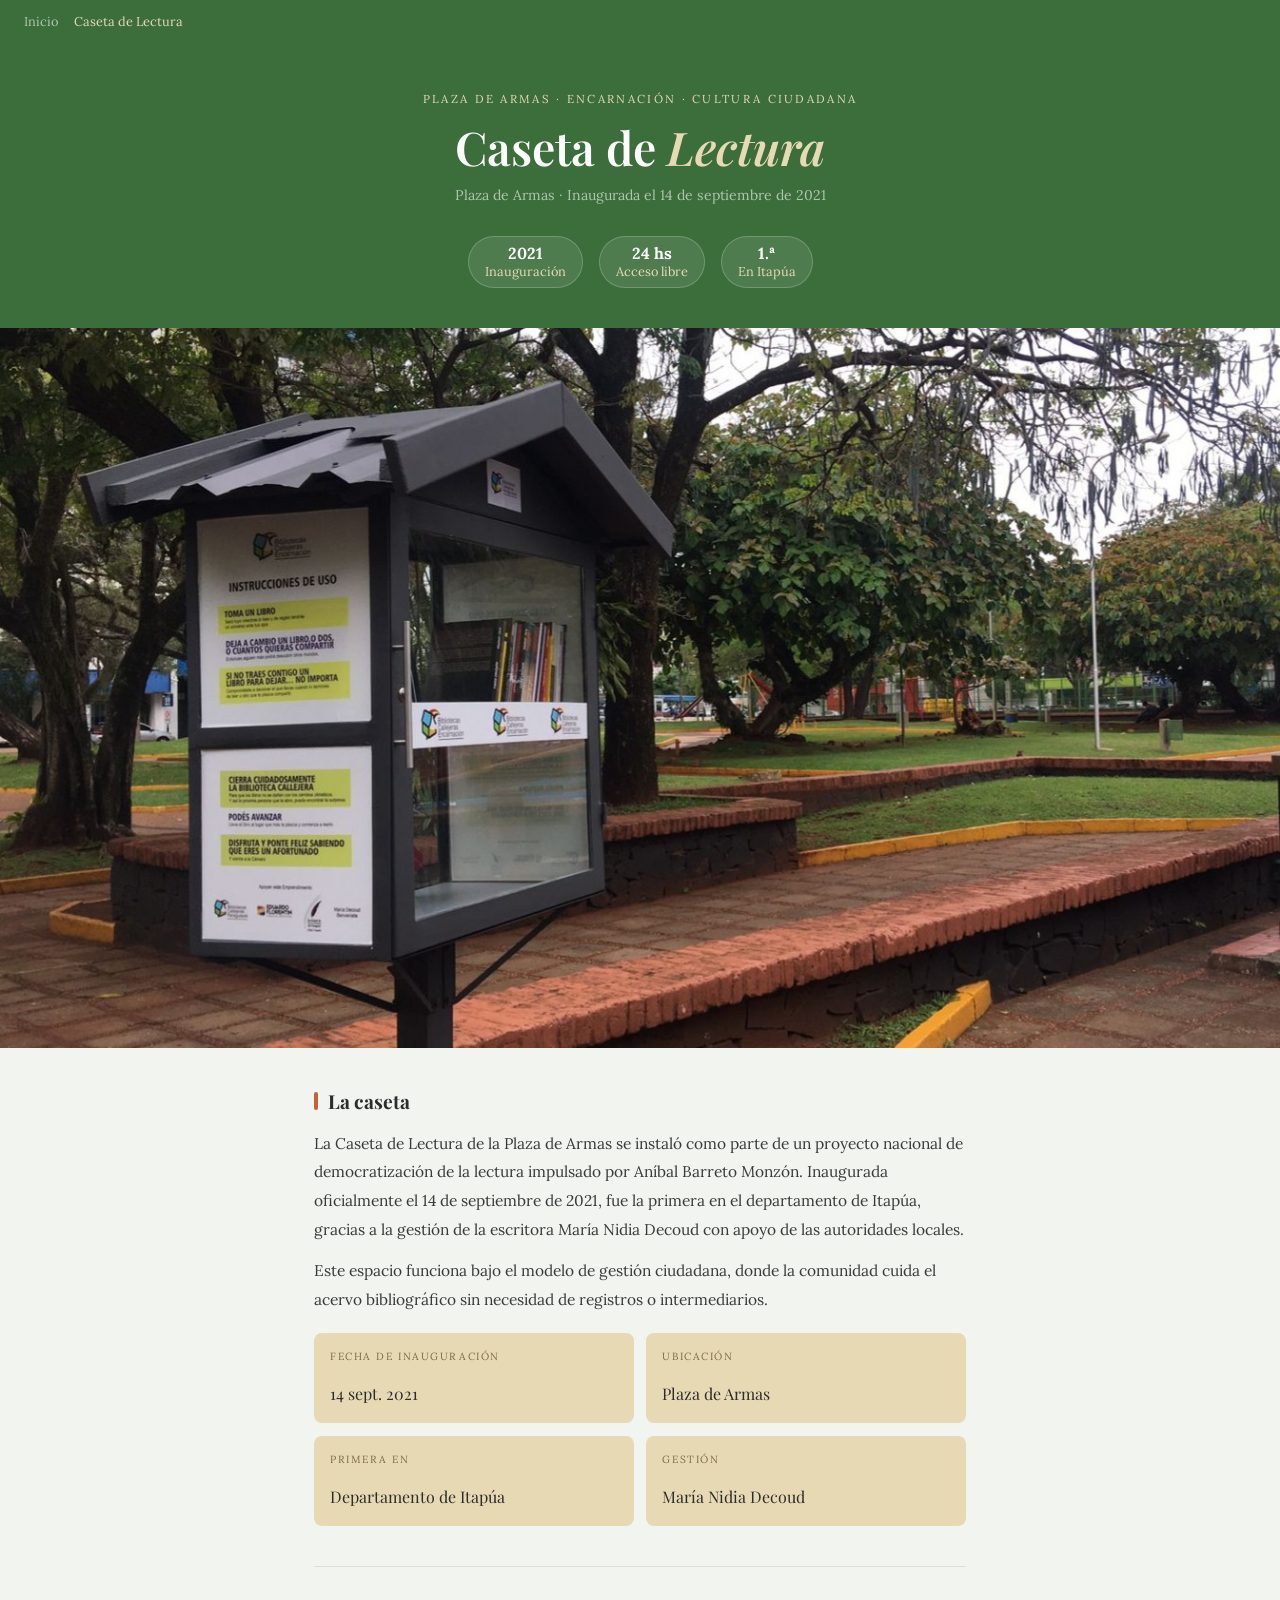
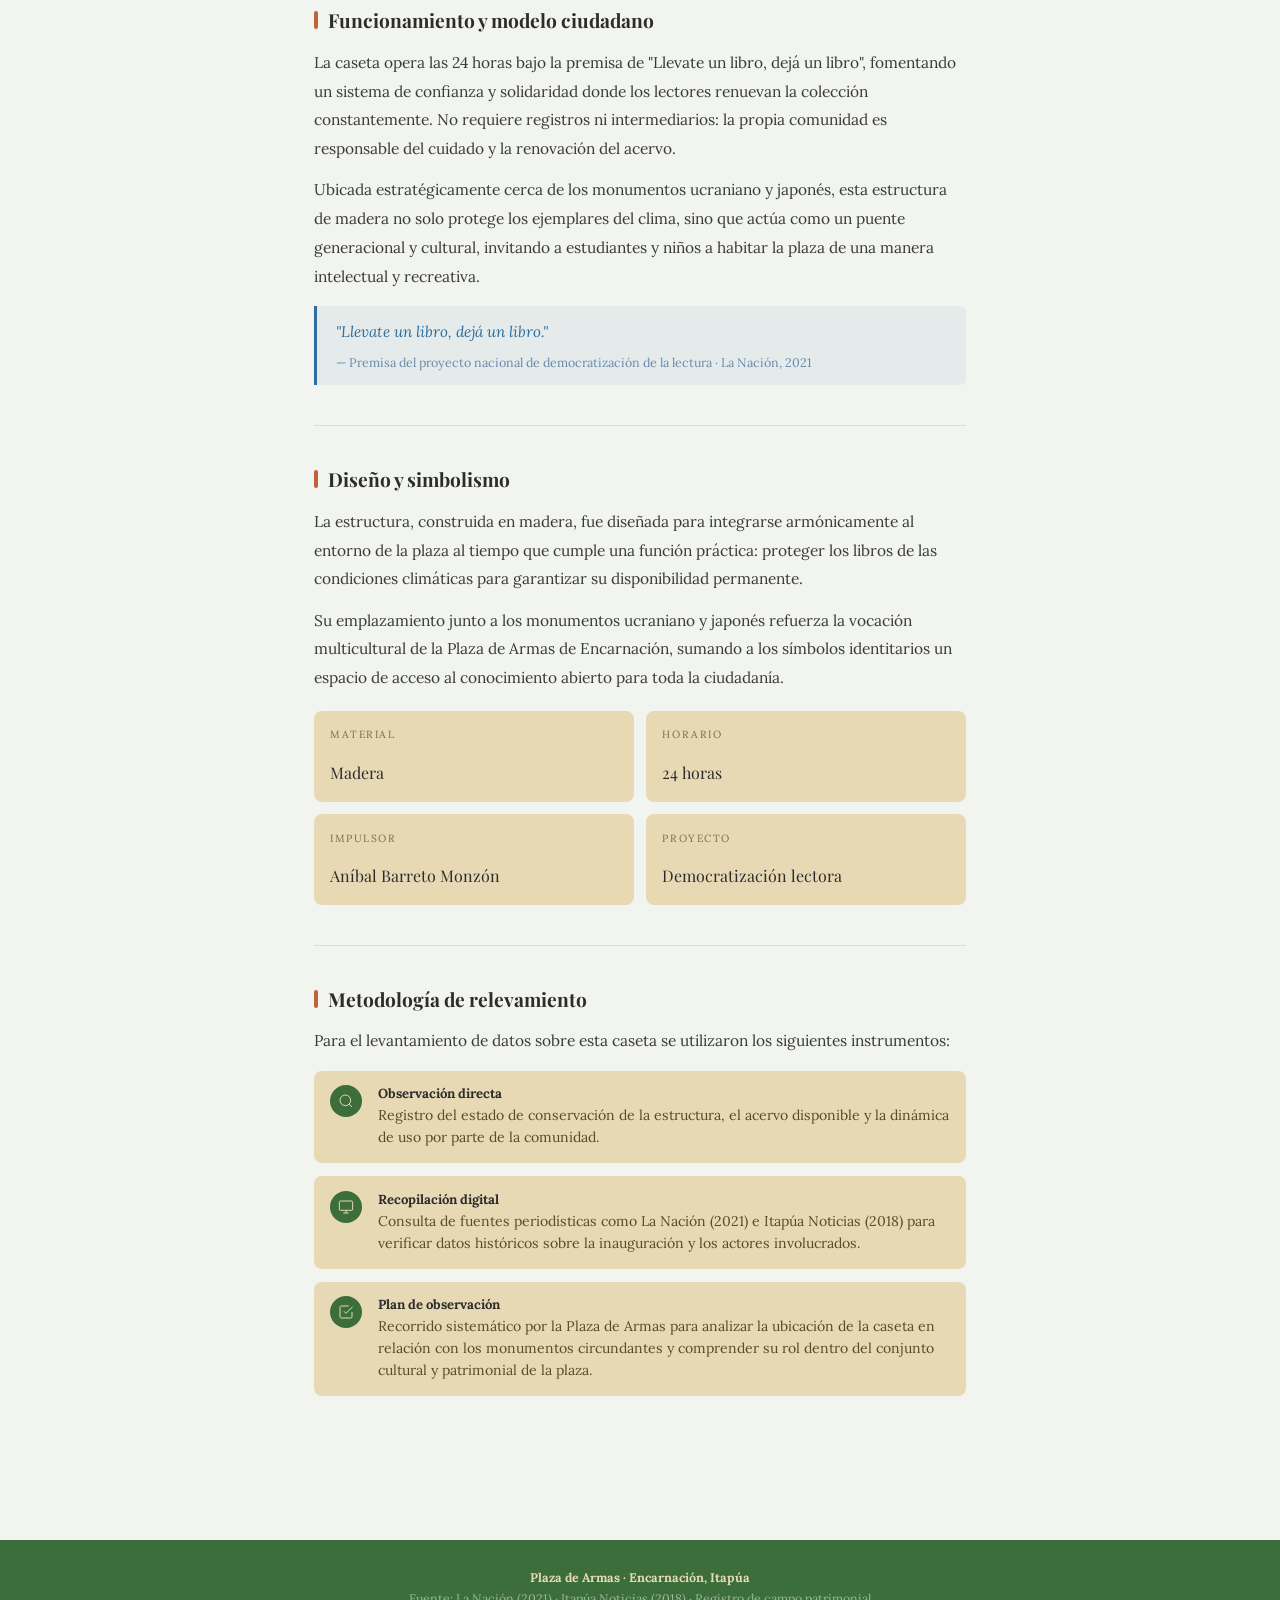
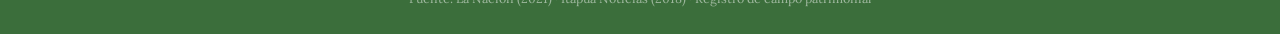
<file: caseta.html>
<!DOCTYPE html>
<html lang="es">
<head>
  <meta charset="UTF-8">
  <meta name="viewport" content="width=device-width, initial-scale=1.0">
  <title>Caseta de Lectura · Encarnación</title>
  <link href="https://fonts.googleapis.com/css2?family=Playfair+Display:ital,wght@0,600;1,400&family=Lora:wght@400;500&display=swap" rel="stylesheet">
  <style>
    * { margin: 0; padding: 0; box-sizing: border-box; }

    body { font-family: 'Lora', serif; background: #F2F4F0; color: #2c2c2c; }

    nav {
      background: #3B6E3B;
      padding: 0.8rem 1.5rem;
      display: flex; align-items: center; gap: 0.5rem;
    }
    nav a { color: rgba(255,255,255,0.6); text-decoration: none; font-size: 0.8rem; }
    nav a:hover { color: #fff; }
    nav span { color: rgba(255,255,255,0.3); font-size: 0.75rem; }
    nav .actual { color: #E8D9B5; font-size: 0.8rem; }

    .hero {
      background: #3B6E3B;
      color: #fff;
      padding: 3rem 1.5rem 2.5rem;
      text-align: center;
    }
    .hero p.categoria {
      font-size: 0.72rem; letter-spacing: 0.2em;
      text-transform: uppercase; color: #E8D9B5; margin-bottom: 0.8rem;
    }
    .hero h1 {
      font-family: 'Playfair Display', serif;
      font-size: clamp(1.8rem, 5vw, 2.9rem);
      font-weight: 600; line-height: 1.25;
    }
    .hero h1 em { font-style: italic; color: #E8D9B5; }
    .hero .sub { margin-top: 0.6rem; color: rgba(255,255,255,0.6); font-size: 0.88rem; }

    .chips {
      display: flex; justify-content: center;
      gap: 1rem; flex-wrap: wrap; margin-top: 2rem;
    }
    .chip {
      background: rgba(255,255,255,0.1);
      border: 1px solid rgba(255,255,255,0.2);
      border-radius: 100px; padding: 0.4rem 1rem;
      font-size: 0.8rem; color: #E8D9B5;
    }
    .chip strong { display: block; font-size: 1rem; color: #fff; }

    .imagen-principal {
      width: 100%;
      max-height: 800px;
      object-fit: cover;
      display: block;
    }
    .imagen-placeholder {
      width: 100%; height: 320px;
      background: #2a3d2a;
      display: flex; flex-direction: column;
      align-items: center; justify-content: center; gap: 0.8rem;
    }
    .imagen-placeholder p { color: rgba(255,255,255,0.35); font-size: 0.82rem; }

    main { max-width: 700px; margin: 0 auto; padding: 2.5rem 1.5rem 4rem; }

    .seccion { margin-bottom: 2.5rem; padding-bottom: 2.5rem; border-bottom: 1px solid #ddd; }
    .seccion:last-child { border-bottom: none; }

    .seccion h2 {
      font-family: 'Playfair Display', serif;
      font-size: 1.2rem; color: #2c2c2c;
      margin-bottom: 0.9rem;
      display: flex; align-items: center; gap: 0.6rem;
    }
    .seccion h2::before {
      content: ''; width: 4px; height: 18px;
      background: #C0623A; border-radius: 2px; flex-shrink: 0;
    }

    .seccion p { font-size: 0.97rem; line-height: 1.85; color: #3a3a3a; }
    .seccion p + p { margin-top: 0.8rem; }

    .datos { display: grid; grid-template-columns: 1fr 1fr; gap: 0.8rem; margin-top: 1.2rem; }
    .dato { background: #E8D9B5; border-radius: 8px; padding: 0.9rem 1rem; }
    .dato .lbl { font-size: 0.65rem; letter-spacing: 0.15em; text-transform: uppercase; color: #7a6a4a; margin-bottom: 0.25rem; }
    .dato .val { font-family: 'Playfair Display', serif; font-size: 1rem; color: #2c2c2c; }

    .cita {
      border-left: 3px solid #2E6E9E;
      padding: 0.8rem 1.2rem;
      background: rgba(46,110,158,0.07);
      border-radius: 0 6px 6px 0;
      margin-top: 1rem;
      font-style: italic; font-size: 0.95rem;
      color: #2E6E9E; line-height: 1.65;
    }
    .cita cite { display: block; margin-top: 0.5rem; font-size: 0.78rem; color: #6a8aaa; font-style: normal; }

    .lista-metodo { margin-top: 1rem; display: flex; flex-direction: column; gap: 0.8rem; }
    .metodo-item {
      display: flex; gap: 1rem; align-items: flex-start;
      background: #E8D9B5; border-radius: 8px; padding: 0.9rem 1rem;
    }
    .metodo-icono {
      width: 32px; height: 32px; flex-shrink: 0;
      background: #3B6E3B; border-radius: 50%;
      display: flex; align-items: center; justify-content: center;
    }
    .metodo-icono svg { width: 16px; height: 16px; }
    .metodo-item strong { display: block; font-size: 0.82rem; color: #2c2c2c; margin-bottom: 0.2rem; }
    .metodo-item p { font-size: 0.88rem; color: #5a4a2a; line-height: 1.55; }

    footer {
      background: #3B6E3B;
      color: rgba(255,255,255,0.5);
      text-align: center; padding: 1.8rem 1rem; font-size: 0.78rem;
    }
    footer strong { color: #E8D9B5; display: block; margin-bottom: 0.3rem; }
  </style>
</head>
<body>

<nav>
  <a href="plaza.html">Inicio</a>
  <span></span>
  <span class="actual">Caseta de Lectura</span>
</nav>

<header class="hero">
  <p class="categoria">Plaza de Armas · Encarnación · Cultura ciudadana</p>
  <h1>Caseta de <em>Lectura</em></h1>
  <p class="sub">Plaza de Armas · Inaugurada el 14 de septiembre de 2021</p>
  <div class="chips">
    <div class="chip"><strong>2021</strong>Inauguración</div>
    <div class="chip"><strong>24 hs</strong>Acceso libre</div>
    <div class="chip"><strong>1.ª</strong>En Itapúa</div>
  </div>
</header>

<img src="imagenes/Casetaweb.JPG" alt="Caseta de Lectura de la Plaza de Armas" class="imagen-principal"
     onerror="this.style.display='none';this.nextElementSibling.style.display='flex'">
<div class="imagen-placeholder" style="display:none">
  <svg width="48" height="48" fill="none" stroke="rgba(255,255,255,0.25)" stroke-width="1.2" viewBox="0 0 24 24">
    <rect x="3" y="3" width="18" height="18" rx="2"/><circle cx="8.5" cy="8.5" r="1.5"/><path d="m21 15-5-5L5 21"/>
  </svg>
  <p>Caseta de Lectura · Plaza de Armas, Encarnación</p>
</div>

<main>

  <section class="seccion">
    <h2>La caseta</h2>
    <p>La Caseta de Lectura de la Plaza de Armas se instaló como parte de un proyecto nacional de democratización de la lectura impulsado por Aníbal Barreto Monzón. Inaugurada oficialmente el 14 de septiembre de 2021, fue la primera en el departamento de Itapúa, gracias a la gestión de la escritora María Nidia Decoud con apoyo de las autoridades locales.</p>
    <p>Este espacio funciona bajo el modelo de gestión ciudadana, donde la comunidad cuida el acervo bibliográfico sin necesidad de registros o intermediarios.</p>
    <div class="datos">
      <div class="dato"><p class="lbl">Fecha de inauguración</p><p class="val">14 sept. 2021</p></div>
      <div class="dato"><p class="lbl">Ubicación</p><p class="val">Plaza de Armas</p></div>
      <div class="dato"><p class="lbl">Primera en</p><p class="val">Departamento de Itapúa</p></div>
      <div class="dato"><p class="lbl">Gestión</p><p class="val">María Nidia Decoud</p></div>
    </div>
  </section>

  <section class="seccion">
    <h2>Funcionamiento y modelo ciudadano</h2>
    <p>La caseta opera las 24 horas bajo la premisa de "Llevate un libro, dejá un libro", fomentando un sistema de confianza y solidaridad donde los lectores renuevan la colección constantemente. No requiere registros ni intermediarios: la propia comunidad es responsable del cuidado y la renovación del acervo.</p>
    <p>Ubicada estratégicamente cerca de los monumentos ucraniano y japonés, esta estructura de madera no solo protege los ejemplares del clima, sino que actúa como un puente generacional y cultural, invitando a estudiantes y niños a habitar la plaza de una manera intelectual y recreativa.</p>
    <div class="cita">
      "Llevate un libro, dejá un libro."
      <cite>— Premisa del proyecto nacional de democratización de la lectura · La Nación, 2021</cite>
    </div>
  </section>

  <section class="seccion">
    <h2>Diseño y simbolismo</h2>
    <p>La estructura, construida en madera, fue diseñada para integrarse armónicamente al entorno de la plaza al tiempo que cumple una función práctica: proteger los libros de las condiciones climáticas para garantizar su disponibilidad permanente.</p>
    <p>Su emplazamiento junto a los monumentos ucraniano y japonés refuerza la vocación multicultural de la Plaza de Armas de Encarnación, sumando a los símbolos identitarios un espacio de acceso al conocimiento abierto para toda la ciudadanía.</p>
    <div class="datos">
      <div class="dato"><p class="lbl">Material</p><p class="val">Madera</p></div>
      <div class="dato"><p class="lbl">Horario</p><p class="val">24 horas</p></div>
      <div class="dato"><p class="lbl">Impulsor</p><p class="val">Aníbal Barreto Monzón</p></div>
      <div class="dato"><p class="lbl">Proyecto</p><p class="val">Democratización lectora</p></div>
    </div>
  </section>

  <section class="seccion">
    <h2>Metodología de relevamiento</h2>
    <p>Para el levantamiento de datos sobre esta caseta se utilizaron los siguientes instrumentos:</p>
    <div class="lista-metodo">

      <div class="metodo-item">
        <div class="metodo-icono">
          <svg fill="none" stroke="#E8D9B5" stroke-width="1.5" viewBox="0 0 24 24">
            <circle cx="11" cy="11" r="8"/><path d="m21 21-4.35-4.35"/>
          </svg>
        </div>
        <div>
          <strong>Observación directa</strong>
          <p>Registro del estado de conservación de la estructura, el acervo disponible y la dinámica de uso por parte de la comunidad.</p>
        </div>
      </div>

      <div class="metodo-item">
        <div class="metodo-icono">
          <svg fill="none" stroke="#E8D9B5" stroke-width="1.5" viewBox="0 0 24 24">
            <rect x="2" y="3" width="20" height="14" rx="2"/><path d="M8 21h8M12 17v4"/>
          </svg>
        </div>
        <div>
          <strong>Recopilación digital</strong>
          <p>Consulta de fuentes periodísticas como La Nación (2021) e Itapúa Noticias (2018) para verificar datos históricos sobre la inauguración y los actores involucrados.</p>
        </div>
      </div>

      <div class="metodo-item">
        <div class="metodo-icono">
          <svg fill="none" stroke="#E8D9B5" stroke-width="1.5" viewBox="0 0 24 24">
            <path d="M9 11l3 3L22 4"/><path d="M21 12v7a2 2 0 0 1-2 2H5a2 2 0 0 1-2-2V5a2 2 0 0 1 2-2h11"/>
          </svg>
        </div>
        <div>
          <strong>Plan de observación</strong>
          <p>Recorrido sistemático por la Plaza de Armas para analizar la ubicación de la caseta en relación con los monumentos circundantes y comprender su rol dentro del conjunto cultural y patrimonial de la plaza.</p>
        </div>
      </div>

    </div>
  </section>

</main>

<footer>
  <strong>Plaza de Armas · Encarnación, Itapúa</strong>
  Fuente: La Nación (2021) · Itapúa Noticias (2018) · Registro de campo patrimonial
</footer>

</body>
</html>
</file>
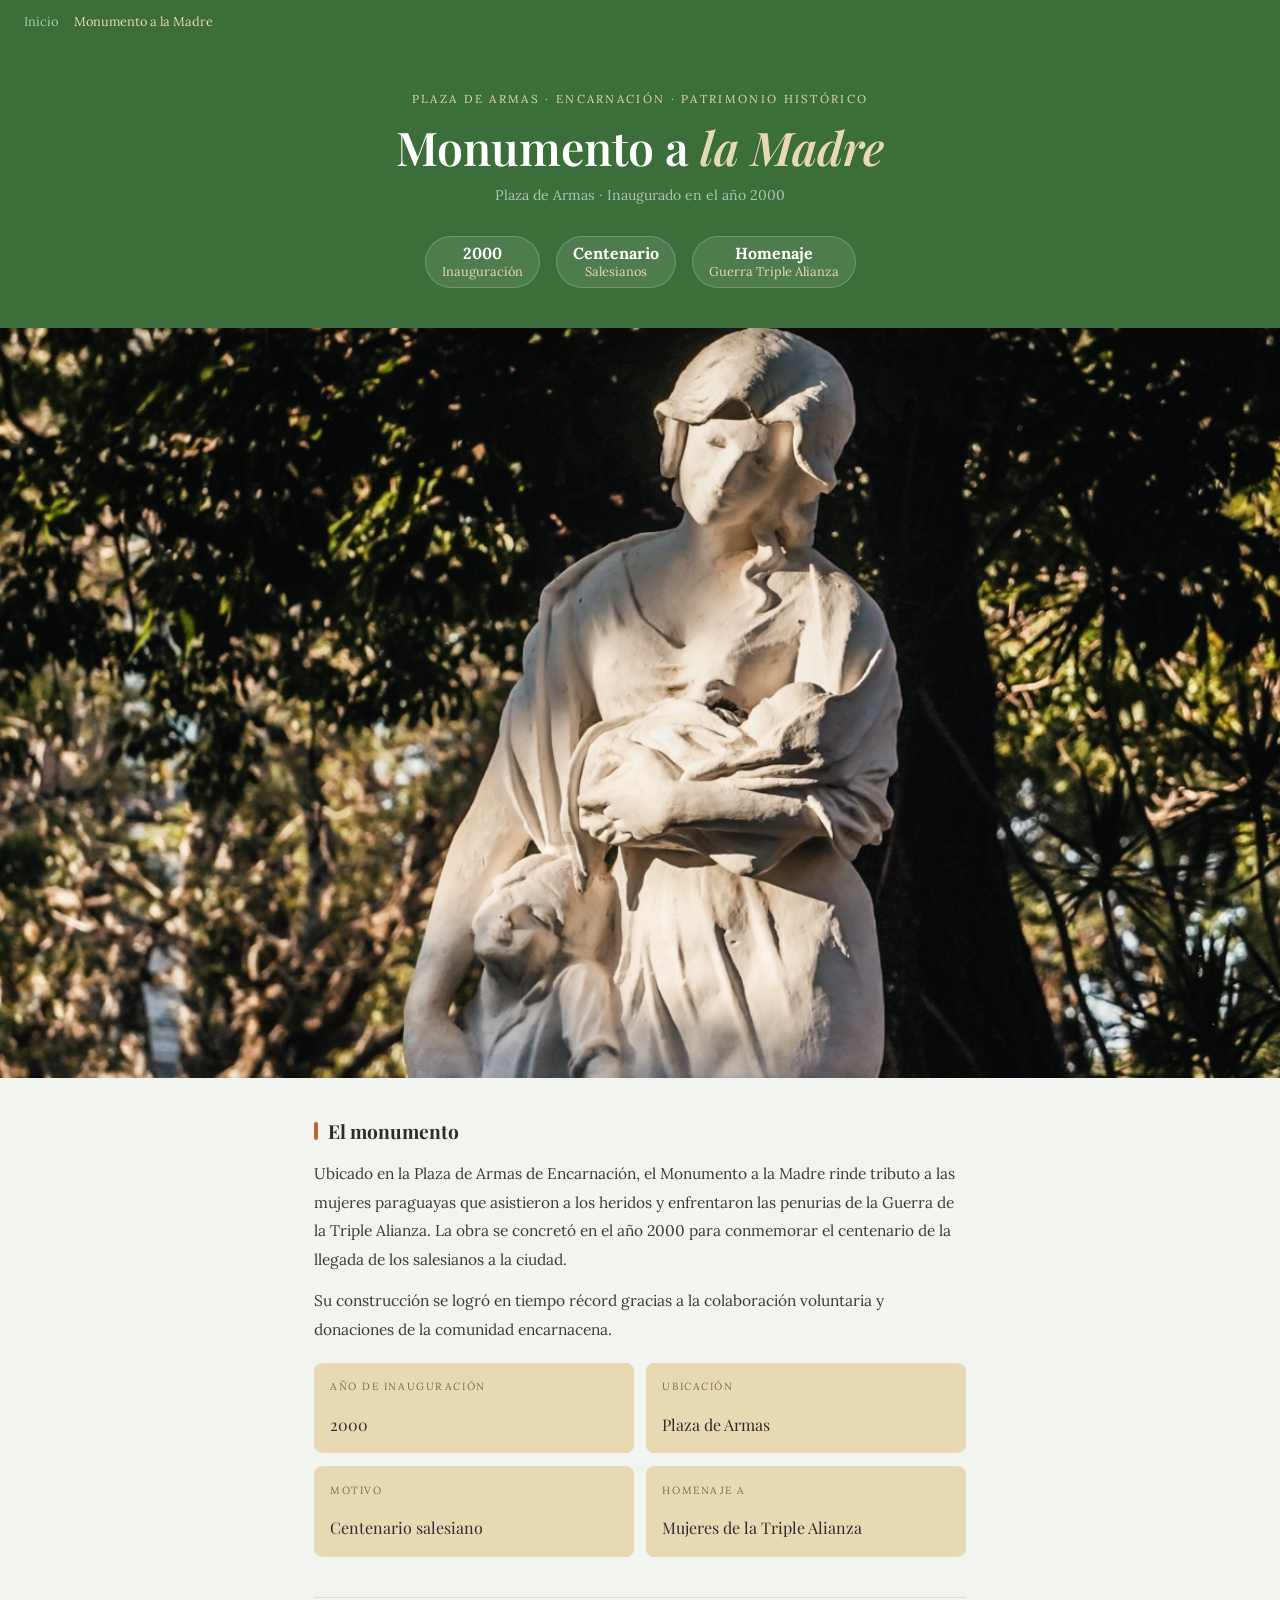
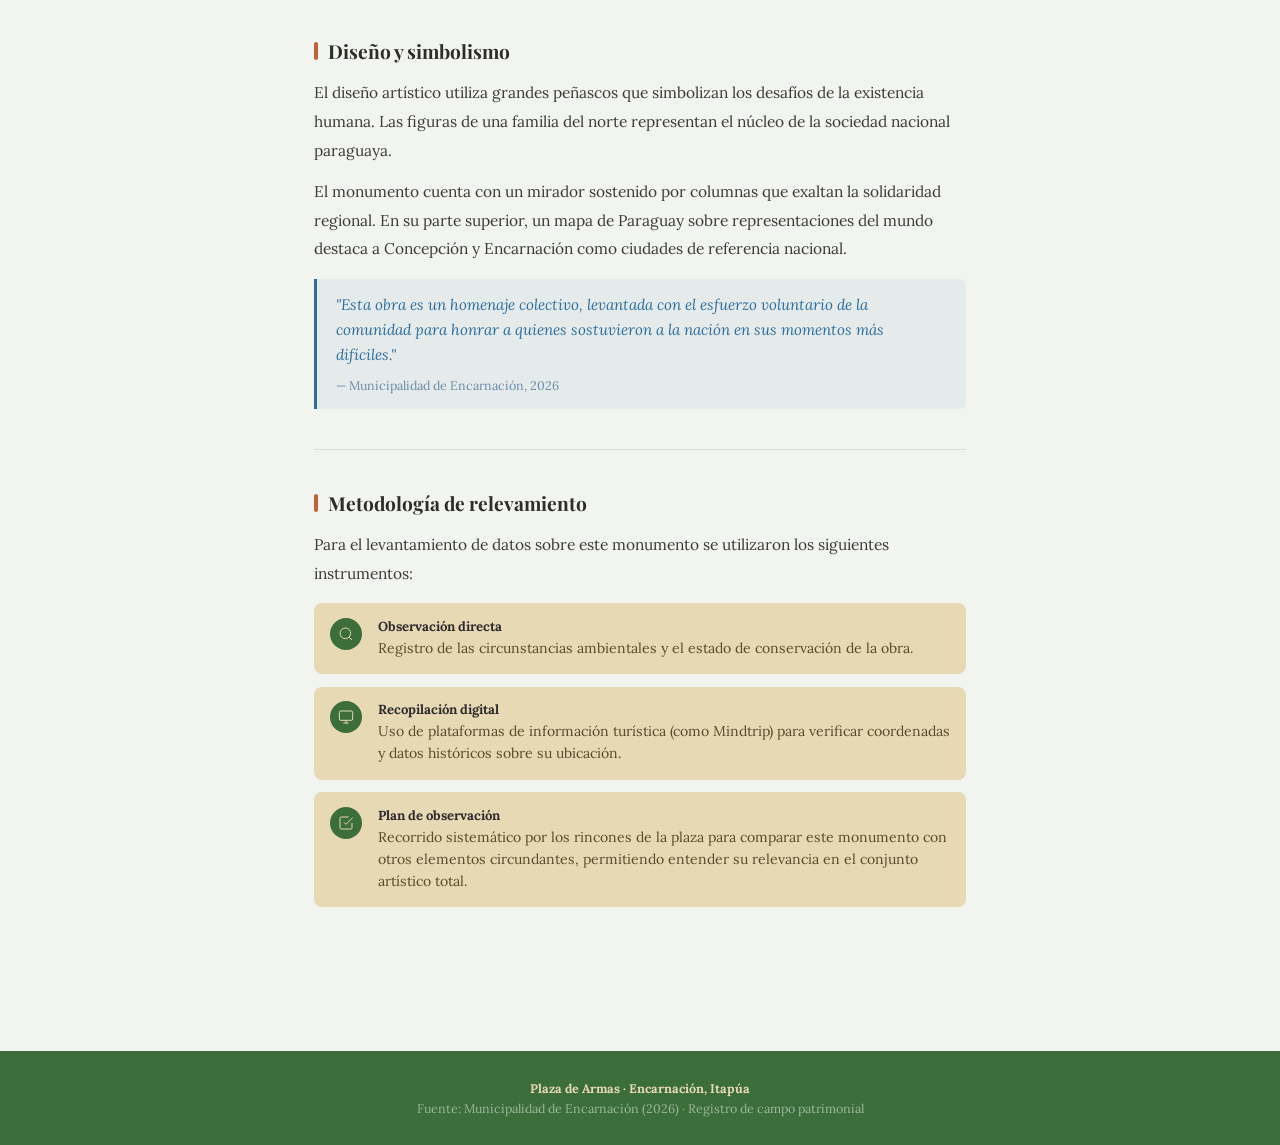
<file: monumentomadre.html>
<!DOCTYPE html>
<html lang="es">
<head>
  <meta charset="UTF-8">
  <meta name="viewport" content="width=device-width, initial-scale=1.0">
  <title>Monumento a la Madre · Encarnación</title>
  <link href="https://fonts.googleapis.com/css2?family=Playfair+Display:ital,wght@0,600;1,400&family=Lora:wght@400;500&display=swap" rel="stylesheet">
  <style>
    * { margin: 0; padding: 0; box-sizing: border-box; }

    body { font-family: 'Lora', serif; background: #F2F4F0; color: #2c2c2c; }

    nav {
      background: #3B6E3B;
      padding: 0.8rem 1.5rem;
      display: flex; align-items: center; gap: 0.5rem;
    }
    nav a { color: rgba(255,255,255,0.6); text-decoration: none; font-size: 0.8rem; }
    nav a:hover { color: #fff; }
    nav span { color: rgba(255,255,255,0.3); font-size: 0.75rem; }
    nav .actual { color: #E8D9B5; font-size: 0.8rem; }

    .hero {
      background: #3B6E3B;
      color: #fff;
      padding: 3rem 1.5rem 2.5rem;
      text-align: center;
    }
    .hero p.categoria {
      font-size: 0.72rem; letter-spacing: 0.2em;
      text-transform: uppercase; color: #E8D9B5; margin-bottom: 0.8rem;
    }
    .hero h1 {
      font-family: 'Playfair Display', serif;
      font-size: clamp(1.8rem, 5vw, 2.9rem);
      font-weight: 600; line-height: 1.25;
    }
    .hero h1 em { font-style: italic; color: #E8D9B5; }
    .hero .sub { margin-top: 0.6rem; color: rgba(255,255,255,0.6); font-size: 0.88rem; }

    .chips {
      display: flex; justify-content: center;
      gap: 1rem; flex-wrap: wrap; margin-top: 2rem;
    }
    .chip {
      background: rgba(255,255,255,0.1);
      border: 1px solid rgba(255,255,255,0.2);
      border-radius: 100px; padding: 0.4rem 1rem;
      font-size: 0.8rem; color: #E8D9B5;
    }
    .chip strong { display: block; font-size: 1rem; color: #fff; }

    .imagen-principal {
      width: 100%;
      max-height: 800px;
      object-fit: cover;
      display: block;
    }
    .imagen-placeholder {
      width: 100%; height: 320px;
      background: #2a3d2a;
      display: flex; flex-direction: column;
      align-items: center; justify-content: center; gap: 0.8rem;
    }
    .imagen-placeholder p { color: rgba(255,255,255,0.35); font-size: 0.82rem; }

    main { max-width: 700px; margin: 0 auto; padding: 2.5rem 1.5rem 4rem; }

    .seccion { margin-bottom: 2.5rem; padding-bottom: 2.5rem; border-bottom: 1px solid #ddd; }
    .seccion:last-child { border-bottom: none; }

    .seccion h2 {
      font-family: 'Playfair Display', serif;
      font-size: 1.2rem; color: #2c2c2c;
      margin-bottom: 0.9rem;
      display: flex; align-items: center; gap: 0.6rem;
    }
    .seccion h2::before {
      content: ''; width: 4px; height: 18px;
      background: #C0623A; border-radius: 2px; flex-shrink: 0;
    }

    .seccion p { font-size: 0.97rem; line-height: 1.85; color: #3a3a3a; }
    .seccion p + p { margin-top: 0.8rem; }

    .datos { display: grid; grid-template-columns: 1fr 1fr; gap: 0.8rem; margin-top: 1.2rem; }
    .dato { background: #E8D9B5; border-radius: 8px; padding: 0.9rem 1rem; }
    .dato .lbl { font-size: 0.65rem; letter-spacing: 0.15em; text-transform: uppercase; color: #7a6a4a; margin-bottom: 0.25rem; }
    .dato .val { font-family: 'Playfair Display', serif; font-size: 1rem; color: #2c2c2c; }

    .cita {
      border-left: 3px solid #2E6E9E;
      padding: 0.8rem 1.2rem;
      background: rgba(46,110,158,0.07);
      border-radius: 0 6px 6px 0;
      margin-top: 1rem;
      font-style: italic; font-size: 0.95rem;
      color: #2E6E9E; line-height: 1.65;
    }
    .cita cite { display: block; margin-top: 0.5rem; font-size: 0.78rem; color: #6a8aaa; font-style: normal; }

    .lista-metodo { margin-top: 1rem; display: flex; flex-direction: column; gap: 0.8rem; }
    .metodo-item {
      display: flex; gap: 1rem; align-items: flex-start;
      background: #E8D9B5; border-radius: 8px; padding: 0.9rem 1rem;
    }
    .metodo-icono {
      width: 32px; height: 32px; flex-shrink: 0;
      background: #3B6E3B; border-radius: 50%;
      display: flex; align-items: center; justify-content: center;
    }
    .metodo-icono svg { width: 16px; height: 16px; }
    .metodo-item strong { display: block; font-size: 0.82rem; color: #2c2c2c; margin-bottom: 0.2rem; }
    .metodo-item p { font-size: 0.88rem; color: #5a4a2a; line-height: 1.55; }

    footer {
      background: #3B6E3B;
      color: rgba(255,255,255,0.5);
      text-align: center; padding: 1.8rem 1rem; font-size: 0.78rem;
    }
    footer strong { color: #E8D9B5; display: block; margin-bottom: 0.3rem; }
  </style>
</head>
<body>

<nav>
  <a href="plaza.html">Inicio</a>
  <span></span>
  <span class="actual">Monumento a la Madre</span>
</nav>

<header class="hero">
  <p class="categoria">Plaza de Armas · Encarnación · Patrimonio histórico</p>
  <h1>Monumento a <em>la Madre</em></h1>
  <p class="sub">Plaza de Armas · Inaugurado en el año 2000</p>
  <div class="chips">
    <div class="chip"><strong>2000</strong>Inauguración</div>
    <div class="chip"><strong>Centenario</strong>Salesianos</div>
    <div class="chip"><strong>Homenaje</strong>Guerra Triple Alianza</div>
  </div>
</header>


<img src="imagenes/monumentomadre.png" alt="Monumento a la Madre" class="imagen-principal"
     onerror="this.style.display='none';this.nextElementSibling.style.display='flex'">
<div class="imagen-placeholder" style="display:none">
  <svg width="48" height="48" fill="none" stroke="rgba(255,255,255,0.25)" stroke-width="1.2" viewBox="0 0 24 24">
    <rect x="3" y="3" width="18" height="18" rx="2"/><circle cx="8.5" cy="8.5" r="1.5"/><path d="m21 15-5-5L5 21"/>
  </svg>
  <p>Monumento a la Madre · Plaza de Armas, Encarnación</p>
</div>

<main>

  <section class="seccion">
    <h2>El monumento</h2>
    <p>Ubicado en la Plaza de Armas de Encarnación, el Monumento a la Madre rinde tributo a las mujeres paraguayas que asistieron a los heridos y enfrentaron las penurias de la Guerra de la Triple Alianza. La obra se concretó en el año 2000 para conmemorar el centenario de la llegada de los salesianos a la ciudad.</p>
    <p>Su construcción se logró en tiempo récord gracias a la colaboración voluntaria y donaciones de la comunidad encarnacena.</p>
    <div class="datos">
      <div class="dato"><p class="lbl">Año de inauguración</p><p class="val">2000</p></div>
      <div class="dato"><p class="lbl">Ubicación</p><p class="val">Plaza de Armas</p></div>
      <div class="dato"><p class="lbl">Motivo</p><p class="val">Centenario salesiano</p></div>
      <div class="dato"><p class="lbl">Homenaje a</p><p class="val">Mujeres de la Triple Alianza</p></div>
    </div>
  </section>

  <section class="seccion">
    <h2>Diseño y simbolismo</h2>
    <p>El diseño artístico utiliza grandes peñascos que simbolizan los desafíos de la existencia humana. Las figuras de una familia del norte representan el núcleo de la sociedad nacional paraguaya.</p>
    <p>El monumento cuenta con un mirador sostenido por columnas que exaltan la solidaridad regional. En su parte superior, un mapa de Paraguay sobre representaciones del mundo destaca a Concepción y Encarnación como ciudades de referencia nacional.</p>
    <div class="cita">
      "Esta obra es un homenaje colectivo, levantada con el esfuerzo voluntario de la comunidad para honrar a quienes sostuvieron a la nación en sus momentos más difíciles."
      <cite>— Municipalidad de Encarnación, 2026</cite>
    </div>
  </section>

  <section class="seccion">
    <h2>Metodología de relevamiento</h2>
    <p>Para el levantamiento de datos sobre este monumento se utilizaron los siguientes instrumentos:</p>
    <div class="lista-metodo">

      <div class="metodo-item">
        <div class="metodo-icono">
          <svg fill="none" stroke="#E8D9B5" stroke-width="1.5" viewBox="0 0 24 24">
            <circle cx="11" cy="11" r="8"/><path d="m21 21-4.35-4.35"/>
          </svg>
        </div>
        <div>
          <strong>Observación directa</strong>
          <p>Registro de las circunstancias ambientales y el estado de conservación de la obra.</p>
        </div>
      </div>

      <div class="metodo-item">
        <div class="metodo-icono">
          <svg fill="none" stroke="#E8D9B5" stroke-width="1.5" viewBox="0 0 24 24">
            <rect x="2" y="3" width="20" height="14" rx="2"/><path d="M8 21h8M12 17v4"/>
          </svg>
        </div>
        <div>
          <strong>Recopilación digital</strong>
          <p>Uso de plataformas de información turística (como Mindtrip) para verificar coordenadas y datos históricos sobre su ubicación.</p>
        </div>
      </div>

      <div class="metodo-item">
        <div class="metodo-icono">
          <svg fill="none" stroke="#E8D9B5" stroke-width="1.5" viewBox="0 0 24 24">
            <path d="M9 11l3 3L22 4"/><path d="M21 12v7a2 2 0 0 1-2 2H5a2 2 0 0 1-2-2V5a2 2 0 0 1 2-2h11"/>
          </svg>
        </div>
        <div>
          <strong>Plan de observación</strong>
          <p>Recorrido sistemático por los rincones de la plaza para comparar este monumento con otros elementos circundantes, permitiendo entender su relevancia en el conjunto artístico total.</p>
        </div>
      </div>

    </div>
  </section>

</main>

<footer>
  <strong>Plaza de Armas · Encarnación, Itapúa</strong>
  Fuente: Municipalidad de Encarnación (2026) · Registro de campo patrimonial
</footer>

</body>
</html>
</file>
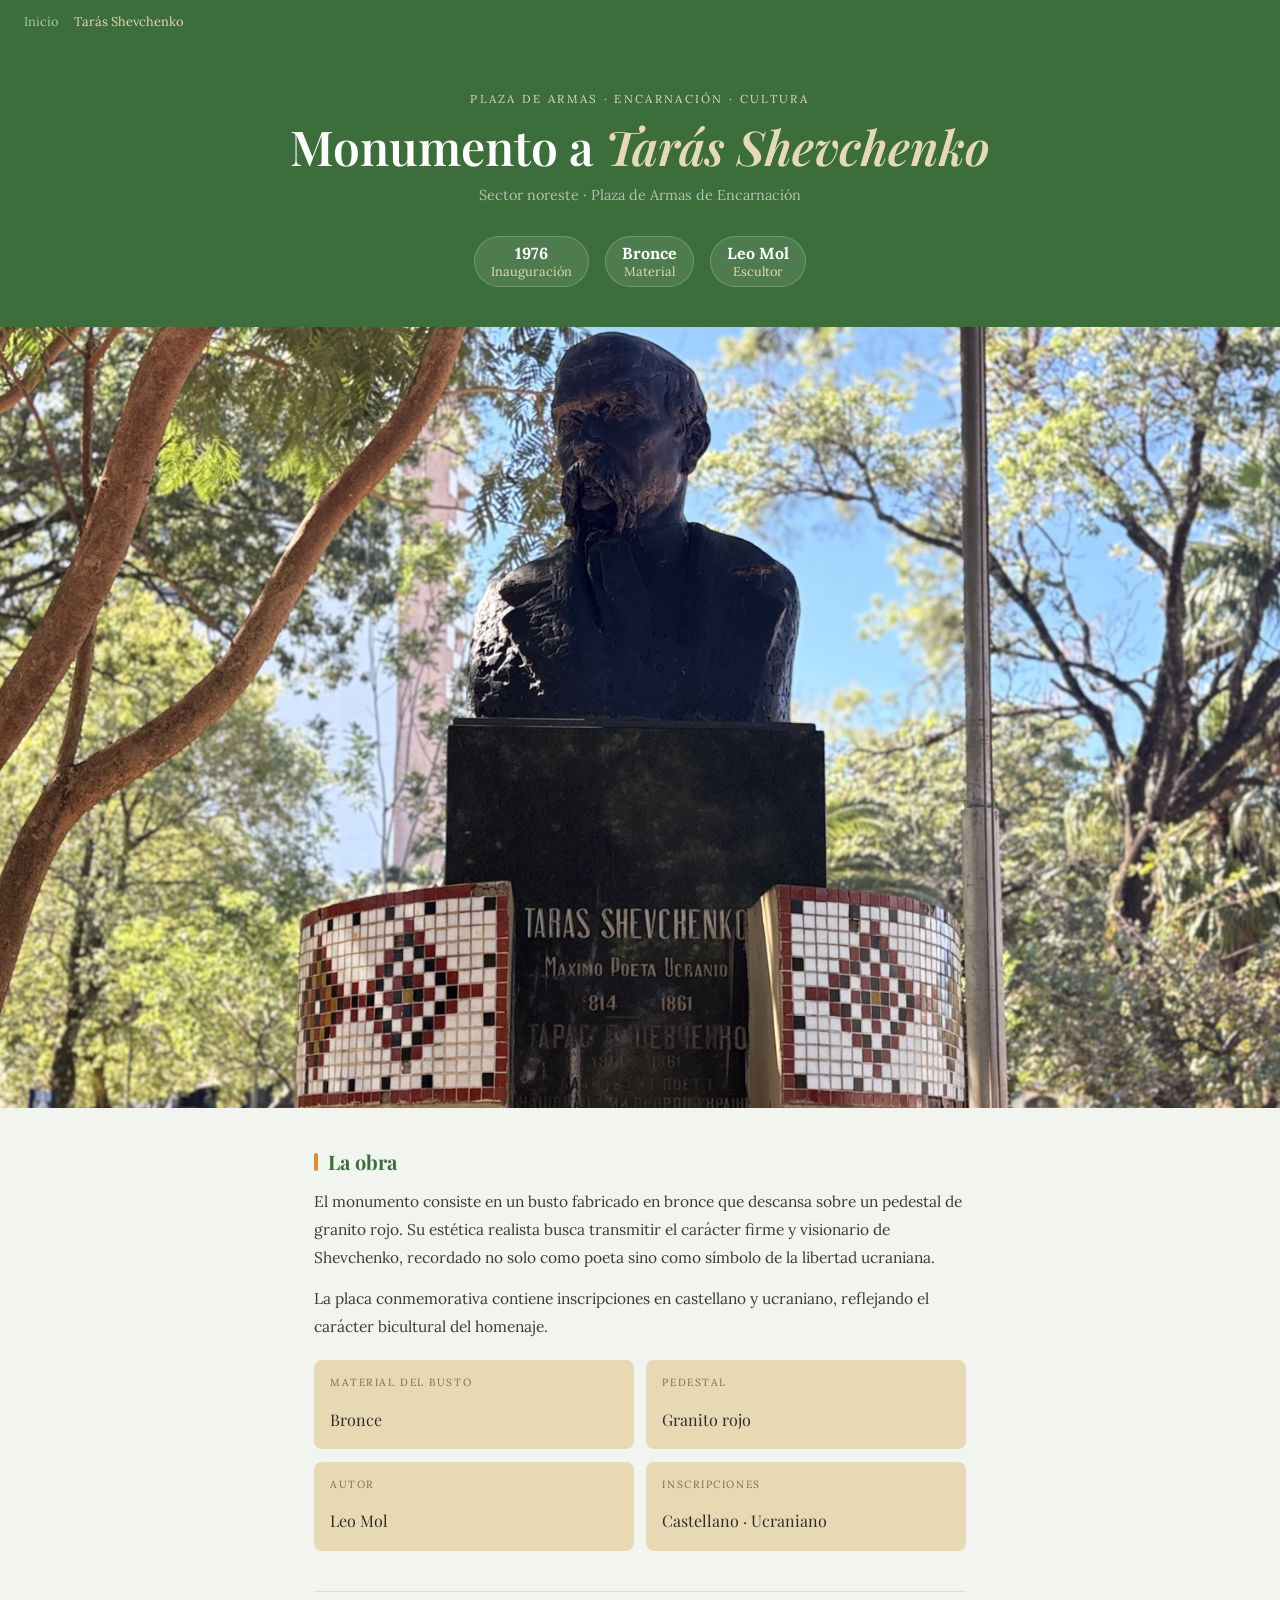
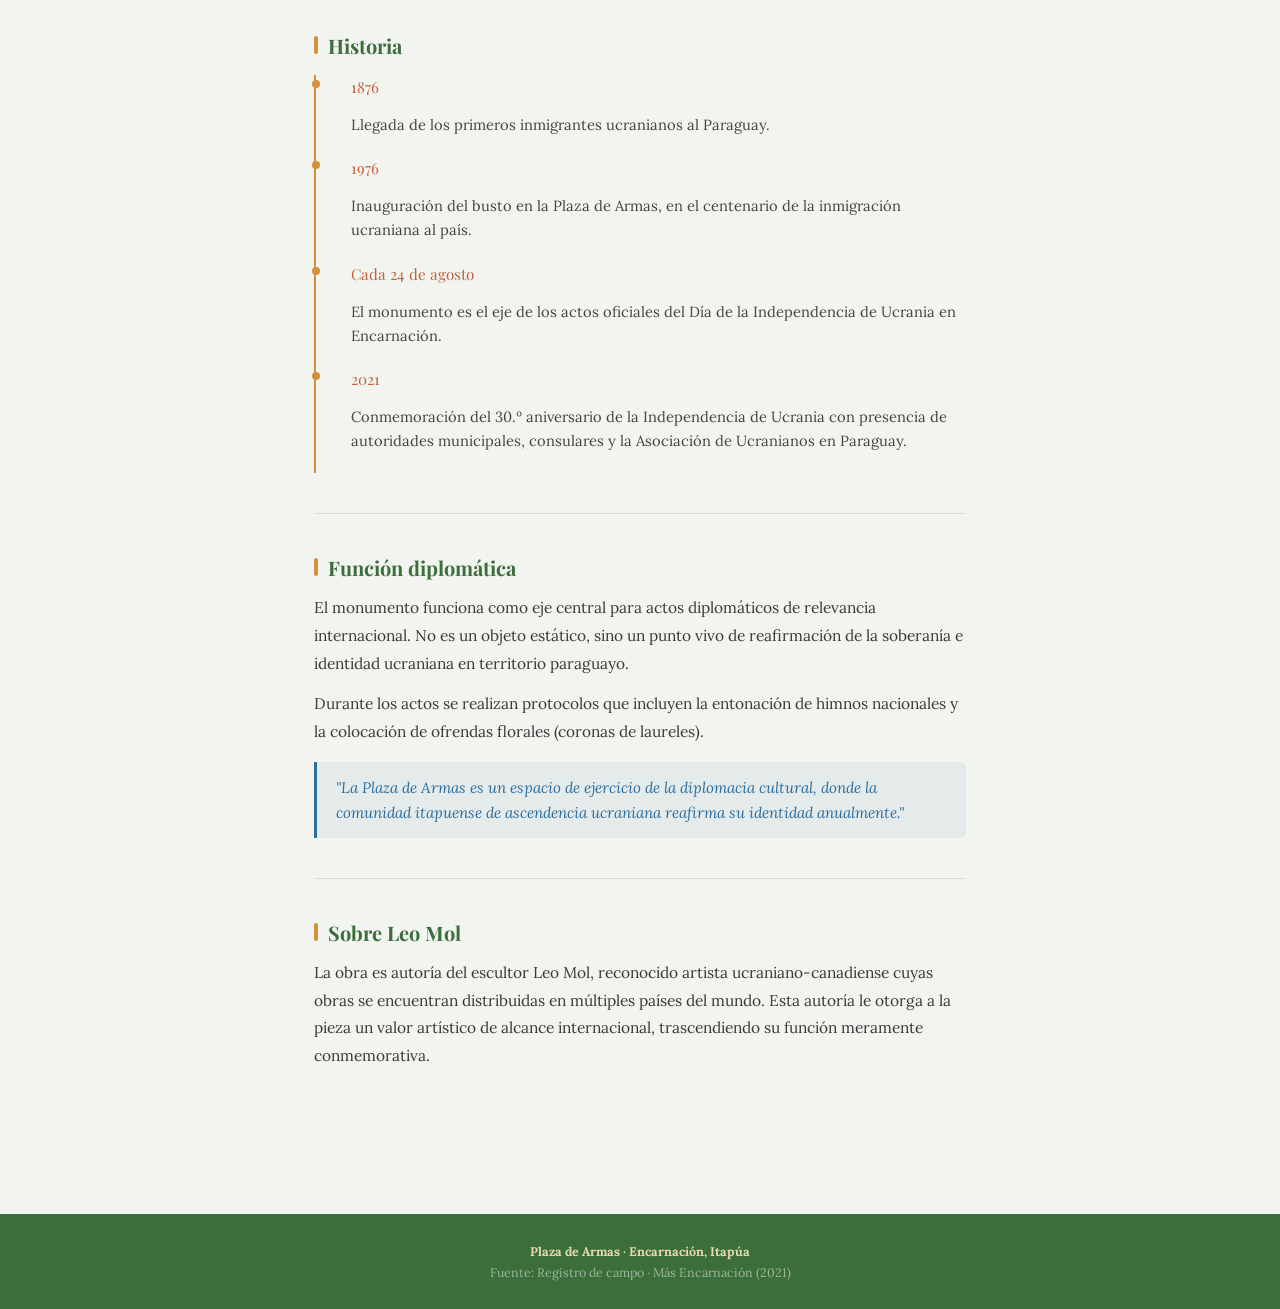
<file: taras.html>
<!DOCTYPE html>
<html lang="es">
<head>
  <meta charset="UTF-8">
  <meta name="viewport" content="width=device-width, initial-scale=1.0">
  <title>Monumento a Tarás Shevchenko</title>
  <link href="https://fonts.googleapis.com/css2?family=Playfair+Display:ital,wght@0,600;1,400&family=Lora:wght@400;500&display=swap" rel="stylesheet">
  <style>
    * { margin: 0; padding: 0; box-sizing: border-box; }

    body {
      font-family: 'Lora', serif;
      background: #F2F4F0;
      color: #2c2c2c;
    }

    nav {
      background: #3B6E3B;
      padding: 0.8rem 1.5rem;
      display: flex;
      align-items: center;
      gap: 0.5rem;
    }
    nav a { color: rgba(255,255,255,0.6); text-decoration: none; font-size: 0.8rem; }
    nav a:hover { color: #fff; }
    nav span { color: rgba(255,255,255,0.3); font-size: 0.75rem; }
    nav .actual { color: #E8D9B5; font-size: 0.8rem; }

    .hero {
      background: #3B6E3B;
      color: #fff;
      padding: 3rem 1.5rem 2.5rem;
      text-align: center;
    }
    .hero p.categoria {
      font-size: 0.72rem;
      letter-spacing: 0.2em;
      text-transform: uppercase;
      color: #E8D9B5;
      margin-bottom: 0.8rem;
    }
    .hero h1 {
      font-family: 'Playfair Display', serif;
      font-size: clamp(1.8rem, 5vw, 3rem);
      font-weight: 600;
      line-height: 1.2;
    }
    .hero h1 em { font-style: italic; color: #E8D9B5; }
    .hero .sub {
      margin-top: 0.6rem;
      color: rgba(255,255,255,0.6);
      font-size: 0.9rem;
    }
        .imagen-principal {
      width: 100%;
      max-height: 900px;
      object-fit: cover;
      display: block;
    }
    .imagen-placeholder {
      width: 100%; height: 320px;
      background: #2a3d2a;
      display: flex; flex-direction: column;
      align-items: center; justify-content: center; gap: 0.8rem;
    }
    .imagen-placeholder p { color: rgba(255,255,255,0.35); font-size: 0.82rem; }

    .chips {
      display: flex;
      justify-content: center;
      gap: 1rem;
      flex-wrap: wrap;
      margin-top: 2rem;
    }
    .chip {
      background: rgba(255,255,255,0.1);
      border: 1px solid rgba(255,255,255,0.2);
      border-radius: 100px;
      padding: 0.4rem 1rem;
      font-size: 0.8rem;
      color: #E8D9B5;
    }
    .chip strong { display: block; font-size: 1rem; color: #fff; }

    .btn-nav {
      position: absolute;
      top: 50%;
      transform: translateY(-50%);
      background: rgba(0,0,0,0.35);
      border: none;
      color: #fff;
      width: 40px; height: 40px;
      border-radius: 50%;
      cursor: pointer;
      font-size: 1.1rem;
      display: flex; align-items: center; justify-content: center;
    }
    .btn-nav.prev { left: 1rem; }
    .btn-nav.next { right: 1rem; }

    main {
      max-width: 700px;
      margin: 0 auto;
      padding: 2.5rem 1.5rem 4rem;
    }

    .seccion {
      margin-bottom: 2.5rem;
      padding-bottom: 2.5rem;
      border-bottom: 1px solid #ddd;
    }
    .seccion:last-child { border-bottom: none; }

    .seccion h2 {
      font-family: 'Playfair Display', serif;
      font-size: 1.25rem;
      color: #3B6E3B;
      margin-bottom: 0.8rem;
      display: flex;
      align-items: center;
      gap: 0.6rem;
    }
    .seccion h2::before {
      content: '';
      width: 4px; height: 18px;
      background: #D4903A;
      border-radius: 2px;
      flex-shrink: 0;
    }

    .seccion p {
      font-size: 0.97rem;
      line-height: 1.8;
      color: #3a3a3a;
    }
    .seccion p + p { margin-top: 0.8rem; }

    .datos {
      display: grid;
      grid-template-columns: 1fr 1fr;
      gap: 0.8rem;
      margin-top: 1.2rem;
    }
    .dato {
      background: #E8D9B5;
      border-radius: 8px;
      padding: 0.9rem 1rem;
    }
    .dato .lbl {
      font-size: 0.65rem;
      letter-spacing: 0.15em;
      text-transform: uppercase;
      color: #7a6a4a;
      margin-bottom: 0.25rem;
    }
    .dato .val {
      font-family: 'Playfair Display', serif;
      font-size: 1rem;
      color: #2c2c2c;
    }

    .tl { padding-left: 1.2rem; border-left: 2px solid #D4903A; margin-top: 1rem; }
    .tl-item { padding: 0 0 1.2rem 1rem; position: relative; }
    .tl-item::before {
      content: '';
      position: absolute;
      left: -1.42rem; top: 5px;
      width: 8px; height: 8px;
      border-radius: 50%;
      background: #D4903A;
    }
    .tl-item .año { font-family: 'Playfair Display', serif; color: #C0623A; font-size: 0.95rem; margin-bottom: 0.2rem; }
    .tl-item p { font-size: 0.92rem; line-height: 1.65; color: #444; }

    .cita {
      border-left: 3px solid #2E6E9E;
      padding: 0.8rem 1.2rem;
      background: rgba(46,110,158,0.07);
      border-radius: 0 6px 6px 0;
      margin-top: 1rem;
      font-style: italic;
      font-size: 0.95rem;
      color: #2E6E9E;
      line-height: 1.65;
    }

    footer {
      background: #3B6E3B;
      color: rgba(255,255,255,0.5);
      text-align: center;
      padding: 1.8rem 1rem;
      font-size: 0.78rem;
    }
    footer strong { color: #E8D9B5; display: block; margin-bottom: 0.3rem; }
  </style>
</head>
<body>

<nav>
  <a href="plaza.html">Inicio</a>
  <span></span>
  <span class="actual">Tarás Shevchenko</span>
</nav>

<header class="hero">
  <p class="categoria">Plaza de Armas · Encarnación · Cultura</p>
  <h1>Monumento a <em>Tarás Shevchenko</em></h1>
  <p class="sub">Sector noreste · Plaza de Armas de Encarnación</p>
  <div class="chips">
    <div class="chip"><strong>1976</strong>Inauguración</div>
    <div class="chip"><strong>Bronce</strong>Material</div>
    <div class="chip"><strong>Leo Mol</strong>Escultor</div>
  </div>
</header>

<img src="imagenes/taras web.JPG" alt="Monumento a la Madre" class="imagen-principal"
     onerror="this.style.display='none';this.nextElementSibling.style.display='flex'">
<div class="imagen-placeholder" style="display:none">
  <svg width="48" height="48" fill="none" stroke="rgba(255,255,255,0.25)" stroke-width="1.2" viewBox="0 0 24 24">
    <rect x="3" y="3" width="18" height="18" rx="2"/><circle cx="8.5" cy="8.5" r="1.5"/><path d="m21 15-5-5L5 21"/>
  </svg>
  <p>Monumento a Tarás Shevchenko · Plaza de Armas, Encarnación</p>
</div>

<main>

  <section class="seccion">
    <h2>La obra</h2>
    <p>El monumento consiste en un busto fabricado en bronce que descansa sobre un pedestal de granito rojo. Su estética realista busca transmitir el carácter firme y visionario de Shevchenko, recordado no solo como poeta sino como símbolo de la libertad ucraniana.</p>
    <p>La placa conmemorativa contiene inscripciones en castellano y ucraniano, reflejando el carácter bicultural del homenaje.</p>
    <div class="datos">
      <div class="dato"><p class="lbl">Material del busto</p><p class="val">Bronce</p></div>
      <div class="dato"><p class="lbl">Pedestal</p><p class="val">Granito rojo</p></div>
      <div class="dato"><p class="lbl">Autor</p><p class="val">Leo Mol</p></div>
      <div class="dato"><p class="lbl">Inscripciones</p><p class="val">Castellano · Ucraniano</p></div>
    </div>
  </section>

  <section class="seccion">
    <h2>Historia</h2>
    <div class="tl">
      <div class="tl-item">
        <p class="año">1876</p>
        <p>Llegada de los primeros inmigrantes ucranianos al Paraguay.</p>
      </div>
      <div class="tl-item">
        <p class="año">1976</p>
        <p>Inauguración del busto en la Plaza de Armas, en el centenario de la inmigración ucraniana al país.</p>
      </div>
      <div class="tl-item">
        <p class="año">Cada 24 de agosto</p>
        <p>El monumento es el eje de los actos oficiales del Día de la Independencia de Ucrania en Encarnación.</p>
      </div>
      <div class="tl-item">
        <p class="año">2021</p>
        <p>Conmemoración del 30.º aniversario de la Independencia de Ucrania con presencia de autoridades municipales, consulares y la Asociación de Ucranianos en Paraguay.</p>
      </div>
    </div>
  </section>

  <section class="seccion">
    <h2>Función diplomática</h2>
    <p>El monumento funciona como eje central para actos diplomáticos de relevancia internacional. No es un objeto estático, sino un punto vivo de reafirmación de la soberanía e identidad ucraniana en territorio paraguayo.</p>
    <p>Durante los actos se realizan protocolos que incluyen la entonación de himnos nacionales y la colocación de ofrendas florales (coronas de laureles).</p>
    <div class="cita">
      "La Plaza de Armas es un espacio de ejercicio de la diplomacia cultural, donde la comunidad itapuense de ascendencia ucraniana reafirma su identidad anualmente."
    </div>
  </section>

  <section class="seccion">
    <h2>Sobre Leo Mol</h2>
    <p>La obra es autoría del escultor Leo Mol, reconocido artista ucraniano-canadiense cuyas obras se encuentran distribuidas en múltiples países del mundo. Esta autoría le otorga a la pieza un valor artístico de alcance internacional, trascendiendo su función meramente conmemorativa.</p>
  </section>

</main>

<footer>
  <strong>Plaza de Armas · Encarnación, Itapúa</strong>
  Fuente: Registro de campo · Más Encarnación (2021)
</footer>
</body>
</html>
</file>
